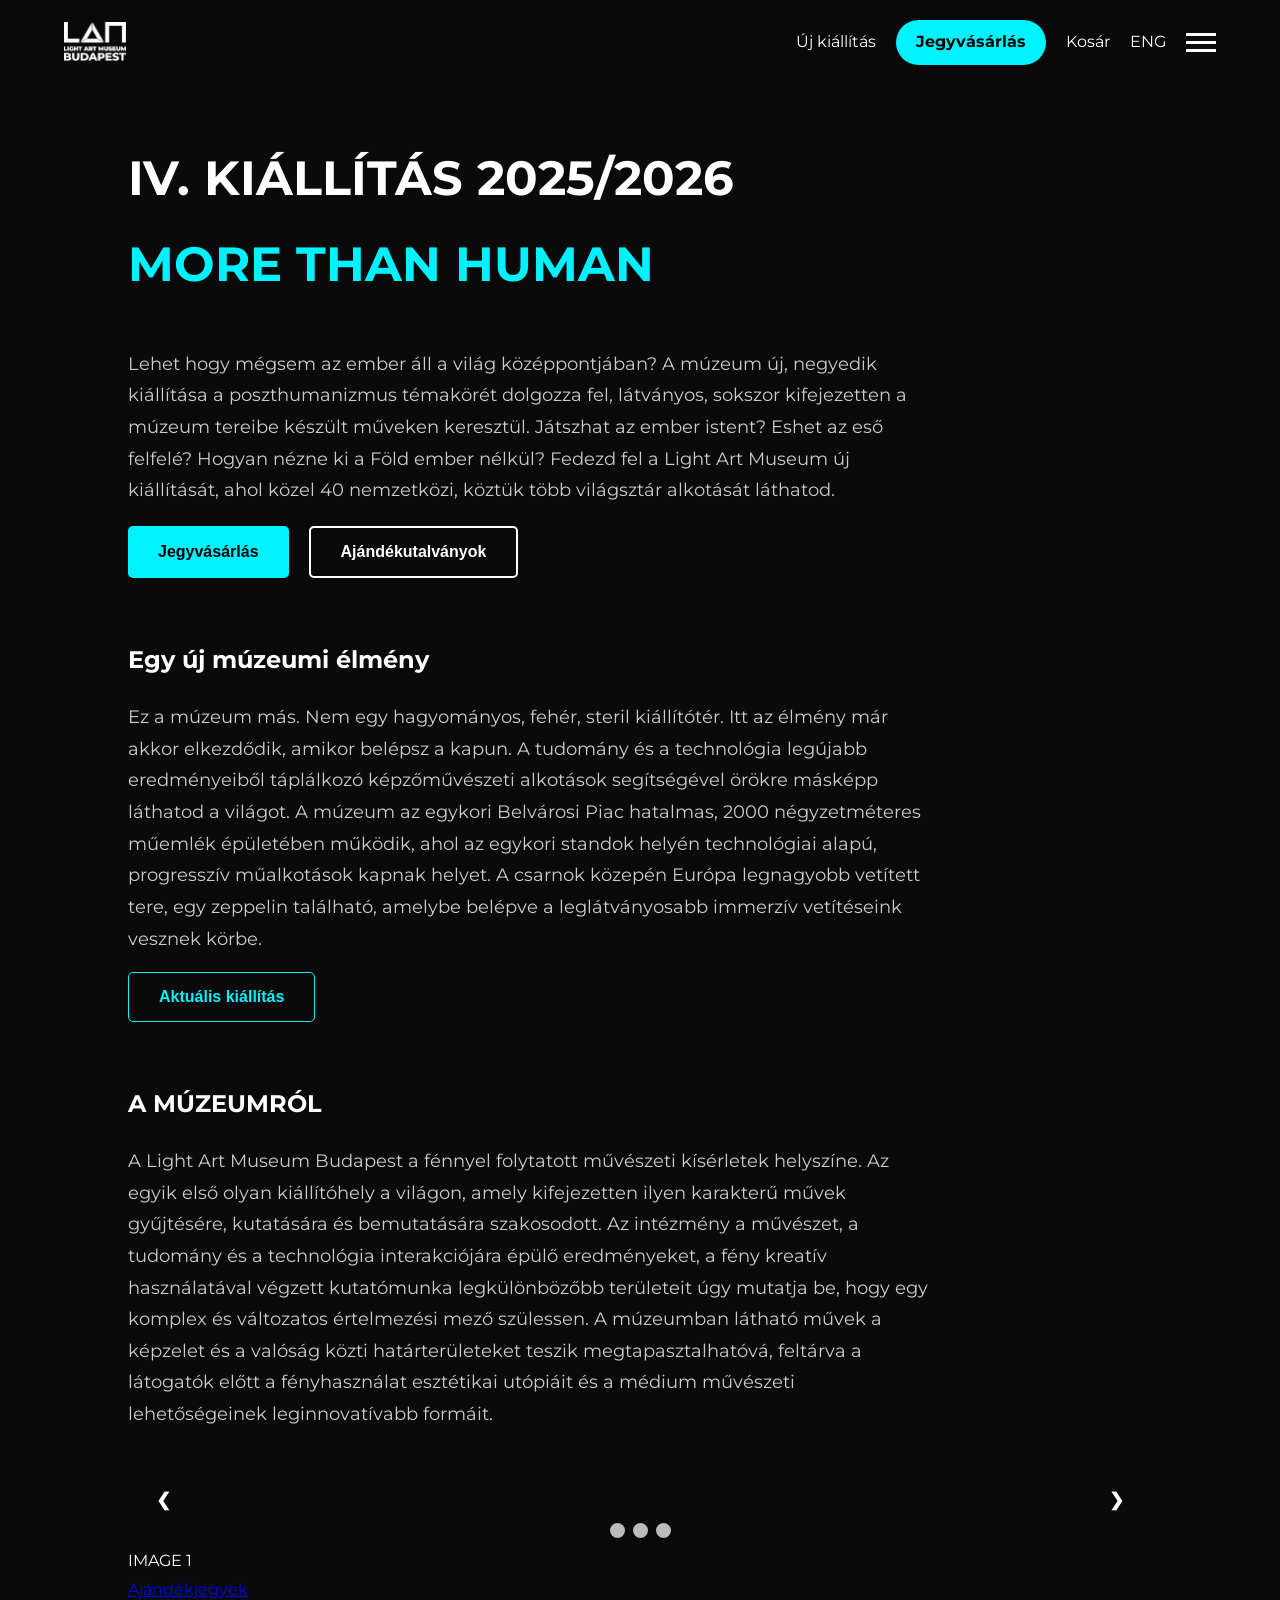
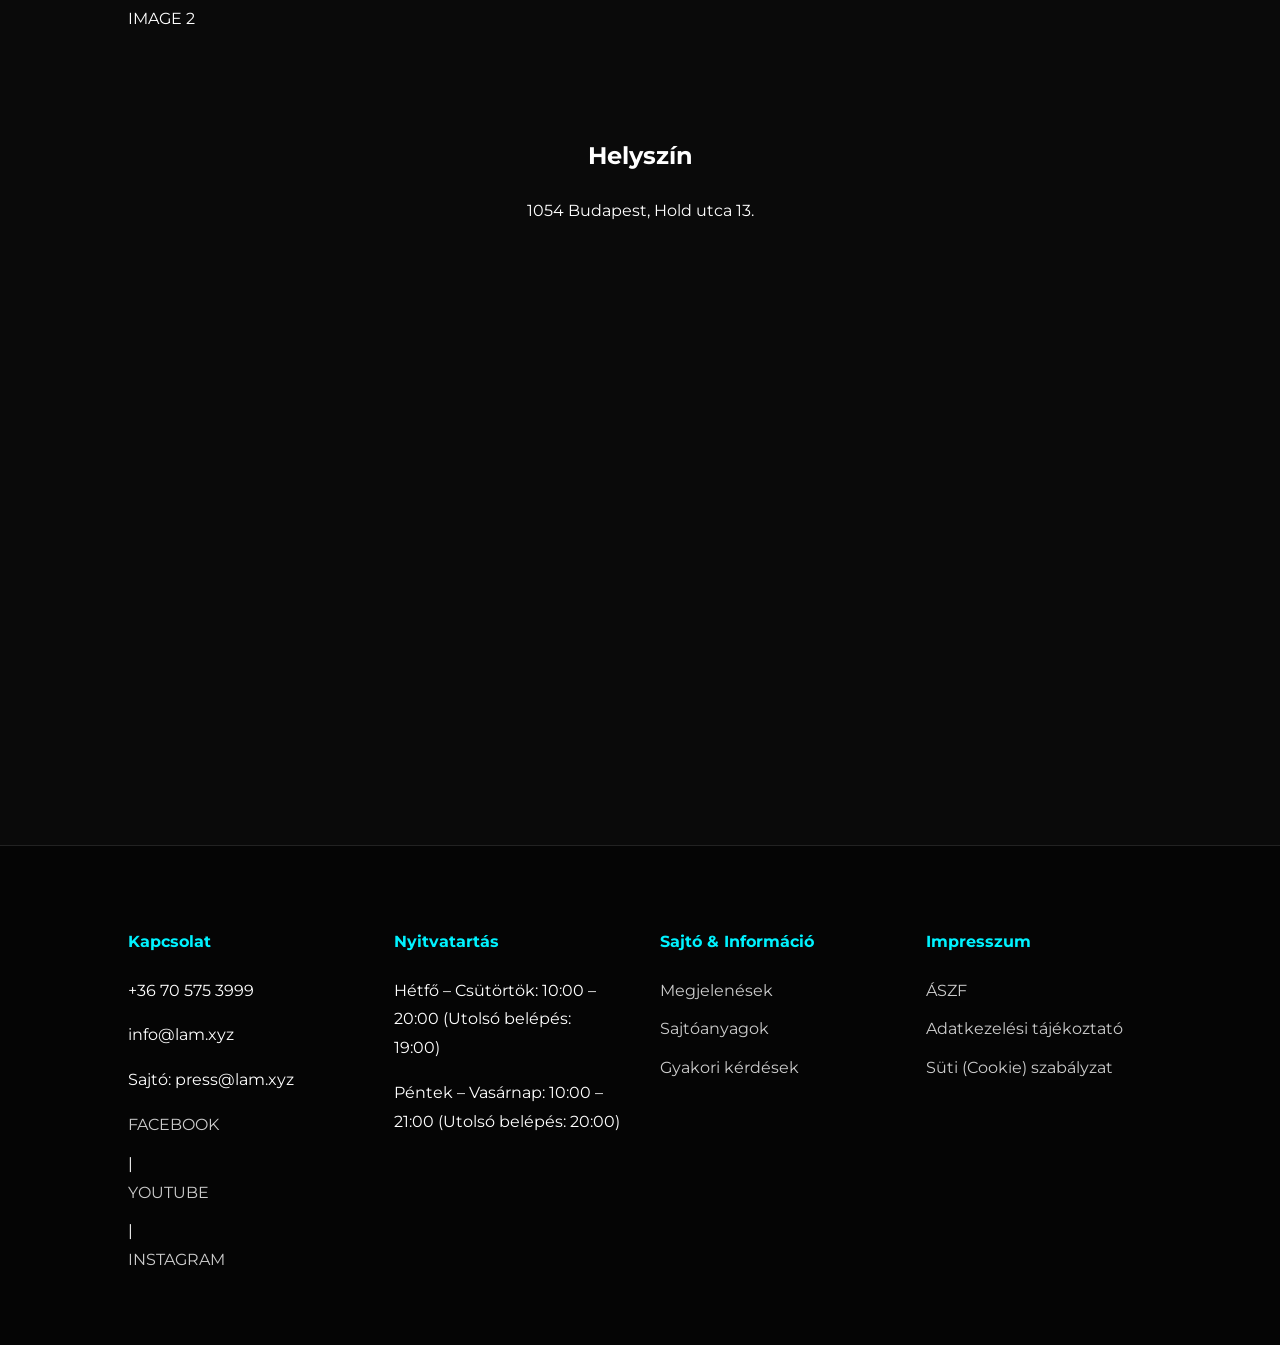
<file: hun.lam.xyz/oldalak/index.html>
<!DOCTYPE html>
<html lang="hu">

<head>
    <meta charset="UTF-8">
    <meta name="viewport" content="width=device-width, initial-scale=1.0">
    <title>LAM - Budapest</title>
    <link href="https://fonts.googleapis.com/css2?family=Montserrat:wght@300;400;700&display=swap" rel="stylesheet">
    <link rel="stylesheet" href="../stilus/style.css">
    <script src="../config/script.js" defer></script>
</head>

<body>
    <header>
        <nav id="nav-main-page">
            <div class="logo">
                <a href="#">
                    <img src="../kepek/LAM_LOGO_NEW_WHITE-1.webp" alt="LAM - Light Art Museum Logo" class="logo-image">
                </a>
            </div>
            <div class="nav-links2">
                <a href="#" class="desktop-link">Új kiállítás</a>
                <a href="#" class="btn-ticket">Jegyvásárlás</a>
                <a href="#" class="desktop-link">Kosár</a>
                <a href="#" class="desktop-link">ENG</a>

                <div id="menu-links-container" class="menu-container">
                    <div class="bar1"></div>
                    <div class="bar2"></div>
                    <div class="bar3"></div>
                </div>
            </div>

            <div id="nav-menu-items">
                <a href="#">Új kiállítás</a>
                <a href="#">Ajándékutalvány</a>
                <a href="#">Rólunk</a>
                <a href="#">Kiállítás Archivum</a>
                <a href="#">Hírek</a>
                <a href="#">Oktatás</a>
                <a href="#">Tervezd meg a Látogatásod</a>
                <a href="#">Jegyvásárlás</a>
                <a href="#">ENG</a>
            </div>
        </nav>
    </header>

    <main class="main-content">
        <section class="hero-section">
            <h1>IV. KIÁLLÍTÁS 2025/2026</h1>
            <h1 class="highlight">MORE THAN HUMAN</h1>

            <div class="content-block">
                <p>Lehet hogy mégsem az ember áll a világ középpontjában?
                    A múzeum új, negyedik kiállítása a poszthumanizmus témakörét dolgozza fel, látványos, sokszor
                    kifejezetten a
                    múzeum tereibe készült műveken keresztül. Játszhat az ember istent? Eshet az eső felfelé? Hogyan
                    nézne ki a
                    Föld ember nélkül? Fedezd fel a Light Art Museum új kiállítását, ahol közel 40 nemzetközi, köztük
                    több
                    világsztár alkotását láthatod.</p>
                <div class="button-group">
                    <button class="primary-btn">Jegyvásárlás</button>
                    <button class="secondary-btn">Ajándékutalványok</button>
                </div>
            </div>

            <div class="content-block">
                <h2>Egy új múzeumi élmény</h2>
                <p>Ez a múzeum más. Nem egy hagyományos, fehér, steril kiállítótér. Itt az élmény már akkor elkezdődik,
                    amikor
                    belépsz a kapun. A tudomány és a technológia legújabb eredményeiből táplálkozó képzőművészeti
                    alkotások
                    segítségével örökre másképp láthatod a világot.
                    A múzeum az egykori Belvárosi Piac hatalmas, 2000 négyzetméteres műemlék épületében működik, ahol az
                    egykori
                    standok helyén technológiai alapú, progresszív műalkotások kapnak helyet. A csarnok közepén Európa
                    legnagyobb vetített tere, egy zeppelin található, amelybe belépve a leglátványosabb immerzív
                    vetítéseink
                    vesznek körbe.</p>
                <button class="outline-btn">Aktuális kiállítás</button>
            </div>

            <div class="content-block">
                <h2>A MÚZEUMRÓL</h2>
                <p>A Light Art Museum Budapest a fénnyel folytatott művészeti kísérletek helyszíne. Az egyik első olyan
                    kiállítóhely a világon, amely kifejezetten ilyen karakterű művek gyűjtésére, kutatására és
                    bemutatására
                    szakosodott. Az intézmény a művészet, a tudomány és a technológia interakciójára épülő eredményeket,
                    a fény
                    kreatív használatával végzett kutatómunka legkülönbözőbb területeit úgy mutatja be, hogy egy komplex
                    és
                    változatos értelmezési mező szülessen. A múzeumban látható művek a képzelet és a valóság közti
                    határterületeket teszik megtapasztalhatóvá, feltárva a látogatók előtt a fényhasználat esztétikai
                    utópiáit
                    és a médium művészeti lehetőségeinek leginnovatívabb formáit.</p>
            </div>
        </section>
        <div class="slideshow-container">

            <div class="mySlides fade">
                <div class="numbertext">1 / 3</div>
                <img src="../kepek/the-largest-immersive.jpg" style="width:100%">
                <div class="text">Caption Text</div>
            </div>

            <div class="mySlides fade">
                <div class="numbertext">2 / 3</div>
                <img src="../kepek/explore-new-media.jpg" style="width:100%">
                <div class="text">Caption Two</div>
            </div>

            <div class="mySlides fade">
                <div class="numbertext">3 / 3</div>
                <img src="../kepek/redefine-what-humanity.jpg" style="width:100%">
                <div class="text">Caption Three</div>
            </div>

            <a class="prev" onclick="plusSlides(-1)">&#10094;</a>
            <a class="next" onclick="plusSlides(1)">&#10095;</a>
        </div>
        <br>

        <div style="text-align:center">
            <span class="dot" onclick="currentSlide(1)"></span>
            <span class="dot" onclick="currentSlide(2)"></span>
            <span class="dot" onclick="currentSlide(3)"></span>
        </div>
        <section class="gallery-tease">
            <div class="promo-box">
                <div class="placeholder-img">IMAGE 1</div>
                <a href="#" class="promo-link">Ajándékjegyek</a>
                <div class="placeholder-img">IMAGE 2</div>
            </div>
        </section>

        <section class="map-section">
            <h2>Helyszín</h2>
            <p>1054 Budapest, Hold utca 13.</p>
            <div class="map-container">
                <iframe
                    src="https://www.google.com/maps/embed?pb=!1m18!1m12!1m12!1m3!1d2695.143588970868!2d19.051934976865342!3d47.50658429481261!2m3!1f0!2f0!3f0!3m2!1i1024!2i768!4f13.1!3m3!1m2!1s0x4741dc1101968841%3A0x643190853509d435!2sBudapest%2C%20Hold%20u.%2013%2C%201054!5e0!3m2!1shu!2shu!4v1710000000000!5m2!1shu!2shu"
                    width="100%" height="450" style="border:0;" allowfullscreen="" loading="lazy">
                </iframe>
            </div>
        </section>
    </main>

    <footer class="footer">
        <div class="footer-grid">
            <div class="footer-col">
                <h4>Kapcsolat</h4>
                <p>+36 70 575 3999</p>
                <p>info@lam.xyz</p>
                <p>Sajtó: press@lam.xyz</p>
                <div class="socials">
                    <a href="#">FACEBOOK</a> | <a href="#">YOUTUBE</a> | <a href="#">INSTAGRAM</a>
                </div>
            </div>
            <div class="footer-col">
                <h4>Nyitvatartás</h4>
                <p>Hétfő – Csütörtök: 10:00 – 20:00 (Utolsó belépés: 19:00)</p>
                <p>Péntek – Vasárnap: 10:00 – 21:00 (Utolsó belépés: 20:00)</p>
            </div>
            <div class="footer-col">
                <h4>Sajtó & Információ</h4>
                <a href="#">Megjelenések</a>
                <a href="#">Sajtóanyagok</a>
                <a href="#">Gyakori kérdések</a>
            </div>
            <div class="footer-col">
                <h4>Impresszum</h4>
                <a href="#">ÁSZF</a>
                <a href="#">Adatkezelési tájékoztató</a>
                <a href="#">Süti (Cookie) szabályzat</a>
            </div>
        </div>
    </footer>
</body>

</html>
</file>
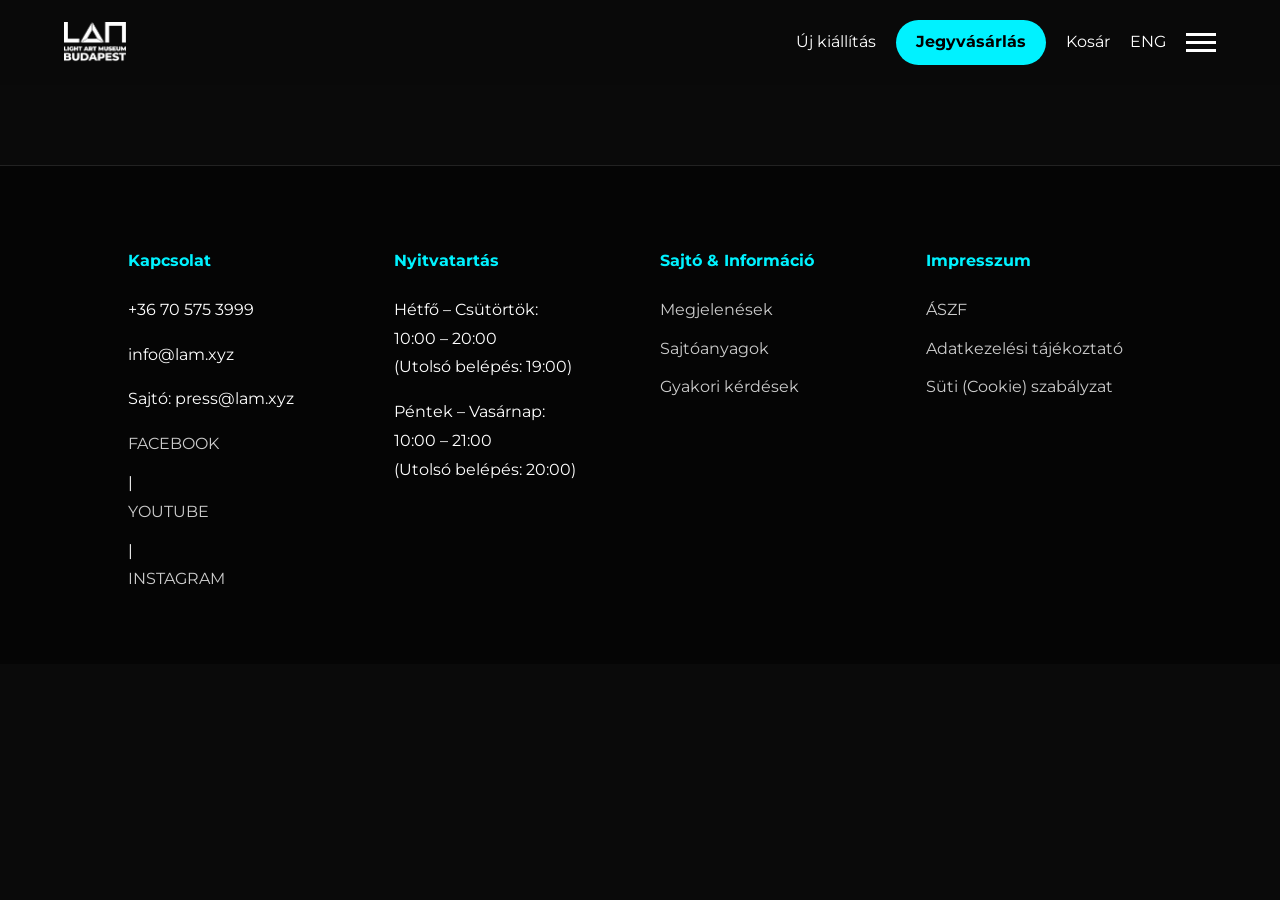
<file: hun.lam.xyz/oldalak/jegyvasarlas.html>
<!DOCTYPE html>
<html lang="en">

<head>
    <meta charset="UTF-8">
    <meta name="viewport" content="width=device-width, initial-scale=1.0">
    <title>LAM - Jegyvásárlás</title>
    <link href="https://fonts.googleapis.com/css2?family=Montserrat:wght@300;400;700&display=swap" rel="stylesheet">
    <link rel="stylesheet" href="../stilus/style.css">
    <script src="../config/script.js" defer></script>
</head>
<body>
    <header>
        <nav id="nav-main-page">
            <div class="logo">
                <a href="#">
                    <img src="../kepek/LAM_LOGO_NEW_WHITE-1.webp" alt="LAM - Light Art Museum Logo" class="logo-image" >
                </a>
            </div>
            <div class="nav-links2">
                <a href="#" class="desktop-link">Új kiállítás</a>
                <a href="#" class="btn-ticket">Jegyvásárlás</a>
                <a href="#" class="desktop-link">Kosár</a>
                <a href="#" class="desktop-link">ENG</a>
                
                <div id="menu-links-container" class="menu-container">
                    <div class="bar1"></div>
                    <div class="bar2"></div>
                    <div class="bar3"></div>
                </div>
            </div>

            <div id="nav-menu-items">
                <a href="#">Új kiállítás</a>
                <a href="#">Ajándékutalvány</a>
                <a href="#">Rólunk</a>
                <a href="#">Kiállítás Archivum</a>
                <a href="#">Hírek</a>
                <a href="#">Oktatás</a>
                <a href="#">Tervezd meg a Látogatásod</a>
                <a href="#">Jegyvásárlás</a>
                <a href="#">ENG</a>
            </div>
        </nav>
    </header>
    <main>
        
    </main>
    <footer class="footer">
        <div class="footer-grid">
            <div class="footer-col">
                <h4>Kapcsolat</h4>
                <p>+36 70 575 3999</p>
                <p>info@lam.xyz</p>
                <p>Sajtó: press@lam.xyz</p>
                <div class="socials">
                    <a href="#">FACEBOOK</a> | <a href="#">YOUTUBE</a> | <a href="#">INSTAGRAM</a>
                </div>
            </div>
            <div class="footer-col">
                <h4>Nyitvatartás</h4>
                <p>Hétfő – Csütörtök: <br> 10:00 – 20:00 <br> (Utolsó belépés: 19:00)</p>
                <p>Péntek – Vasárnap: <br> 10:00 – 21:00 <br>(Utolsó belépés: 20:00)</p>
            </div>
            <div class="footer-col">
                <h4>Sajtó & Információ</h4>
                <a href="#">Megjelenések</a>
                <a href="#">Sajtóanyagok</a>
                <a href="#">Gyakori kérdések</a>
            </div>
            <div class="footer-col">
                <h4>Impresszum</h4>
                <a href="#">ÁSZF</a>
                <a href="#">Adatkezelési tájékoztató</a>
                <a href="#">Süti (Cookie) szabályzat</a>
            </div>
        </div>
    </footer>
</body>

</html>
</file>
<file: hun.lam.xyz/stilus/style.css>
:root {
    --bg-dark: #0a0a0a;
    --neon-blue: #00f2ff;
    --text-white: #ffffff;
    --text-gray: #cccccc;
    --glass-bg: rgba(255, 255, 255, 0.05);
}

body {
    margin: 0;
    background-color: var(--bg-dark);
    color: var(--text-white);
    font-family: 'Montserrat', sans-serif;
    line-height: 1.8;
}

#nav-main-page{
  position: sticky;
}
#nav-main-page {
    display: flex;
    justify-content: space-between;
    align-items: center;
    padding: 20px 5%;
    background-color: rgba(10, 10, 10, 0.95);
    backdrop-filter: blur(10px);
    position: sticky;
    top: 0;
    z-index: 1000;
}

.logo {
    display: flex;
    align-items: center;
}
.logo-image {
    height: 40px; 
    width: auto;  
    display: block;
    transition: transform 0.3s ease;
}
.logo-image:hover {
    transform: scale(1.05); /* Enyhén megnő */
}

.nav-links2 { display: flex; align-items: center; gap: 20px; }
.nav-links2 a { color: white; text-decoration: none; transition: 0.3s; }


.desktop-link:hover {
    transform: scale(1.1);
    color: var(--neon-blue);
}

.btn-ticket {
    background: var(--neon-blue);
    color: black !important;
    padding: 8px 20px;
    border-radius: 50px;
    font-weight: 700;
}

.bar1, .bar2, .bar3 { width: 30px; height: 3px; background-color: white; margin: 5px 0; transition: 0.4s; }


#nav-menu-items {
    display: none;
    flex-direction: column;
    background: #111;
    position: absolute;
    top: 100%;
    right: 5%;
    width: 250px;
    padding: 20px;
    border: 1px solid #333;
    border-radius: 10px;
}

#nav-menu-items.open { display: flex; }
#nav-menu-items a { padding: 10px 0; color: white; text-decoration: none; border-bottom: 1px solid #222; }


.main-content { padding: 50px 10%; }

h1 { font-size: 3rem; margin: 0; }
.highlight { color: var(--neon-blue); margin-bottom: 40px; }

.content-block { margin-bottom: 60px; max-width: 800px; }
.content-block p { font-size: 1.1rem; color: var(--text-gray); }


.button-group { display: flex; gap: 20px; margin-top: 20px; }

button {
    padding: 15px 30px;
    font-size: 1rem;
    font-weight: 700;
    cursor: pointer;
    border-radius: 5px;
    transition: 0.3s;
}

.primary-btn { background: var(--neon-blue); border: none; }
.secondary-btn { background: transparent; border: 2px solid white; color: white; }
.outline-btn { background: transparent; border: 1px solid var(--neon-blue); color: var(--neon-blue); }

button:hover { transform: translateY(-3px); box-shadow: 0 5px 15px rgba(0, 242, 255, 0.3); }


.map-section { margin-top: 100px; text-align: center; }
.map-container { 
    margin-top: 30px; 
    border-radius: 15px; 
    overflow: hidden; 
    filter: invert(90%) hue-rotate(180deg); /* Sötét térkép effekt */
}

.footer { background: #050505; padding: 60px 10%; margin-top: 80px; border-top: 1px solid #222; }
.footer-grid { display: grid; grid-template-columns: repeat(auto-fit, minmax(200px, 1fr)); gap: 40px; }
.footer h4 { color: var(--neon-blue); margin-bottom: 20px; }
.footer a { display: block; color: var(--text-gray); text-decoration: none; margin-bottom: 10px; }

/* Slideshow styles */
.slideshow-container {
  max-width: 1000px;
  position: relative;
  margin: auto;
}

.mySlides {
  display: none;
}

.prev, .next {
  cursor: pointer;
  position: absolute;
  top: 50%;
  width: auto;
  margin-top: -22px;
  padding: 16px;
  color: white;
  font-weight: bold;
  font-size: 18px;
  transition: 0.6s ease;
  border-radius: 0 3px 3px 0;
  user-select: none;
}

.next {
  right: 0;
  border-radius: 3px 0 0 3px;
}

.prev:hover, .next:hover {
  background-color: rgba(0,0,0,0.8);
}

.text {
  color: #f2f2f2;
  font-size: 15px;
  padding: 8px 12px;
  position: absolute;
  bottom: 8px;
  width: 100%;
  text-align: center;
}

.numbertext {
  color: #f2f2f2;
  font-size: 12px;
  padding: 8px 12px;
  position: absolute;
  top: 0;
}

.dot {
  cursor: pointer;
  height: 15px;
  width: 15px;
  margin: 0 2px;
  background-color: #bbb;
  border-radius: 50%;
  display: inline-block;
  transition: background-color 0.6s ease;
}

.active, .dot:hover {
  background-color: #717171;
}


.fade {
  animation-name: fade;
  animation-duration: 1.5s;
}

@keyframes fade {
  from {opacity: .4}
  to {opacity: 1}
}
</file>
